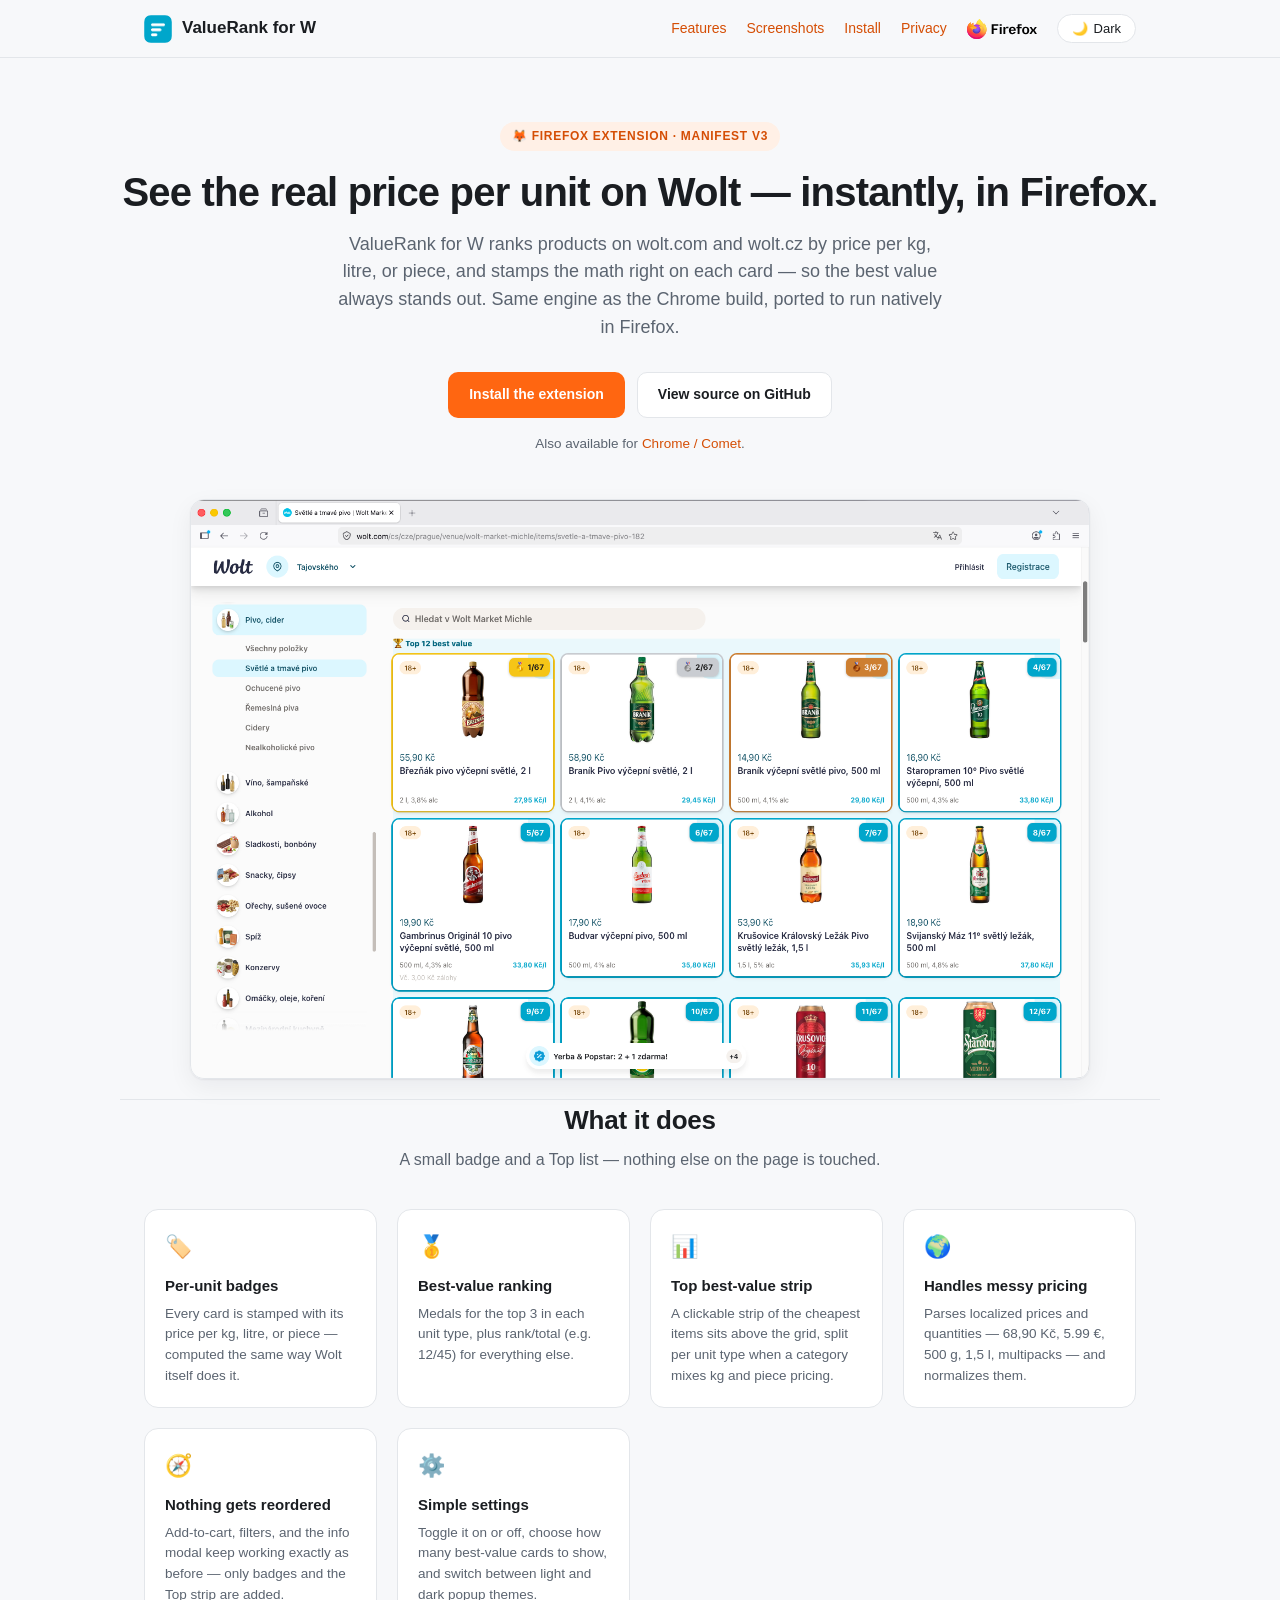
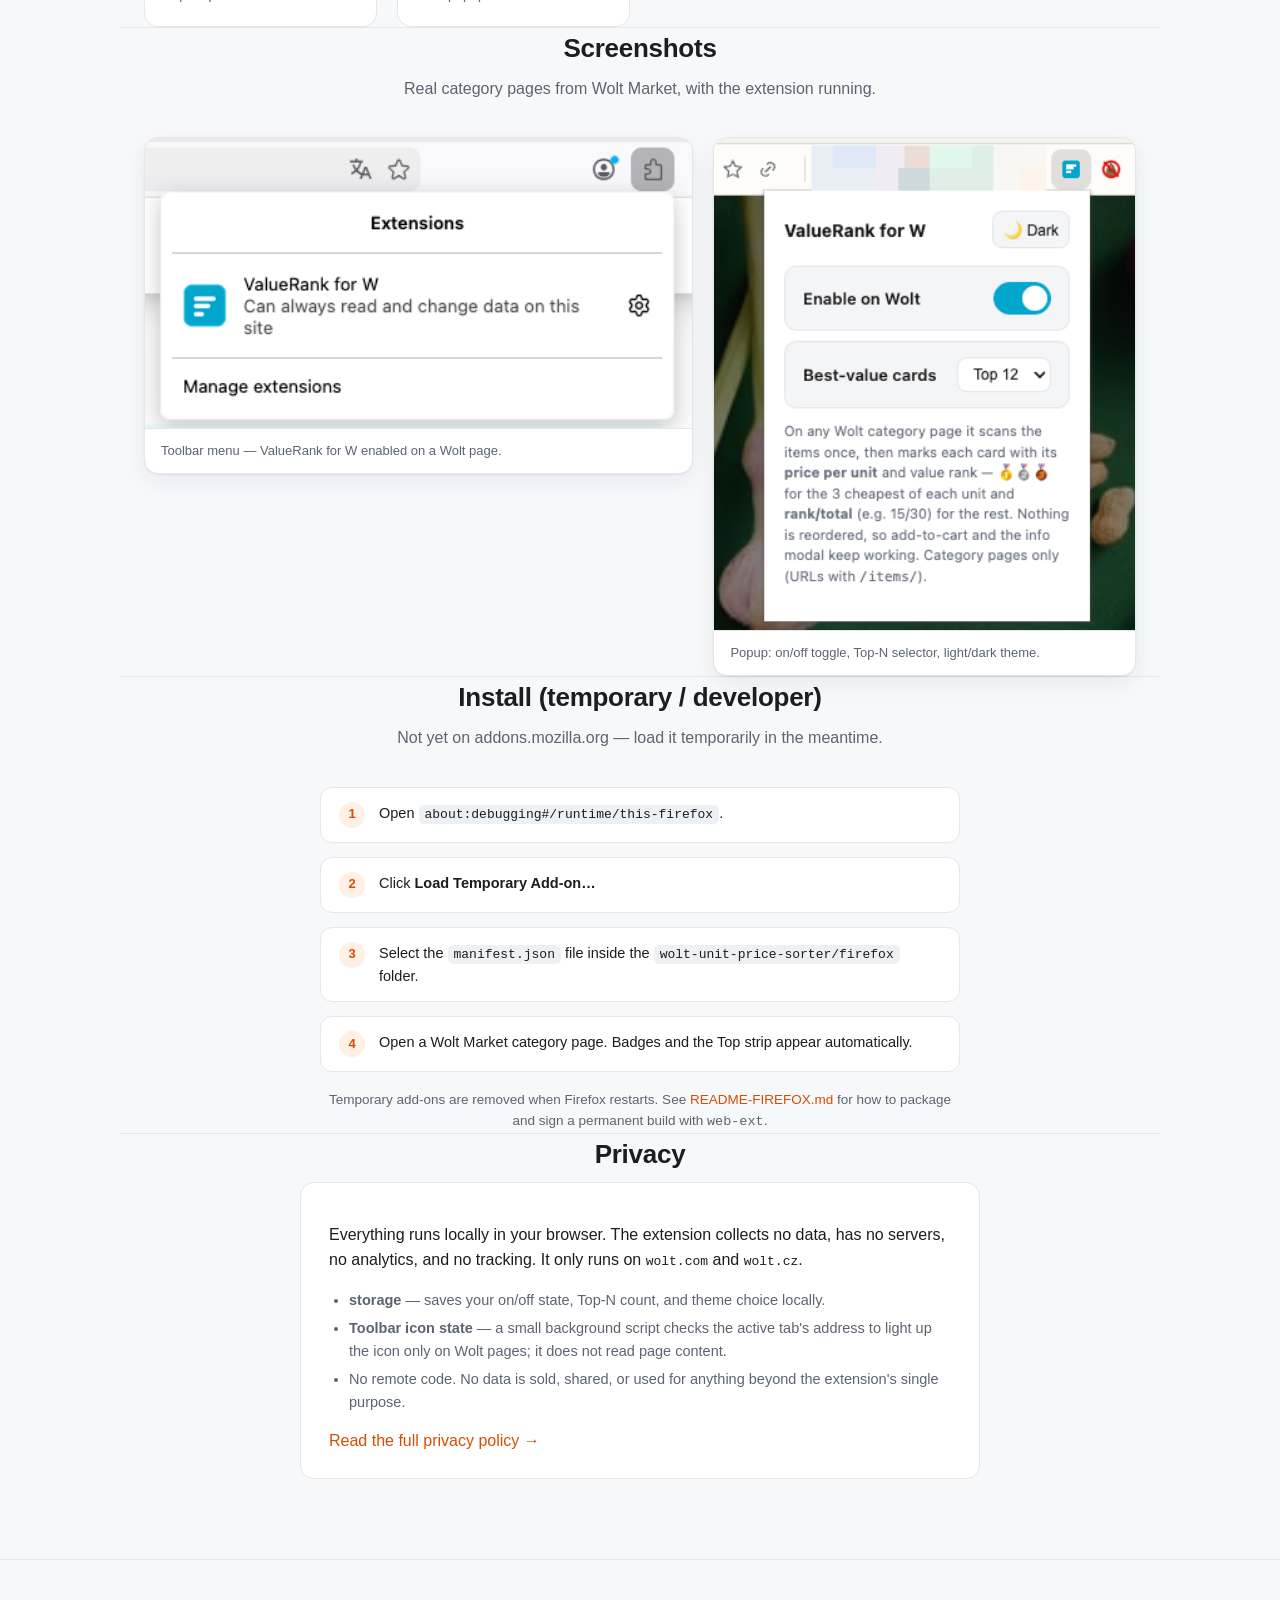
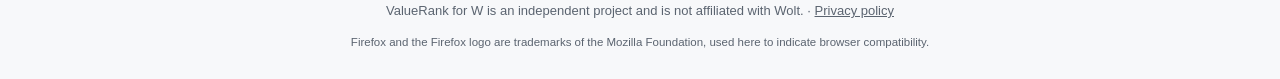
<file: docs/index.html>
<!DOCTYPE html>
<html lang="en">
<head>
<meta charset="UTF-8">
<meta name="viewport" content="width=device-width, initial-scale=1.0">
<title>ValueRank for W — Firefox Extension</title>
<meta name="description" content="ValueRank for W ranks Wolt store items by best price per unit and stamps the math on every product card. Now available for Firefox.">
<link rel="icon" type="image/png" href="img/icon128.png">
<style>
  :root {
    --bg: #f7f8fa;
    --bg-alt: #ffffff;
    --text: #1a1d21;
    --text-muted: #5b6470;
    --border: #e3e6ea;
    --accent: #ff6611;
    --accent-dark: #d54e05;
    --accent-soft: #fff0e6;
    --code-bg: #eef1f4;
    --shadow: 0 1px 2px rgba(20, 24, 30, 0.06), 0 8px 24px rgba(20, 24, 30, 0.06);
    --radius: 14px;
  }

  [data-theme="dark"] {
    --bg: #14161a;
    --bg-alt: #1c1f24;
    --text: #f0f2f4;
    --text-muted: #a2a9b3;
    --border: #2c3038;
    --accent: #ff8a4c;
    --accent-dark: #ffab77;
    --accent-soft: #3a2418;
    --code-bg: #23262c;
    --shadow: 0 1px 2px rgba(0, 0, 0, 0.3), 0 8px 24px rgba(0, 0, 0, 0.35);
  }

  * { box-sizing: border-box; }

  html { scroll-behavior: smooth; }

  body {
    margin: 0;
    font-family: -apple-system, BlinkMacSystemFont, "Segoe UI", Roboto, Helvetica, Arial, sans-serif;
    background: var(--bg);
    color: var(--text);
    line-height: 1.55;
    transition: background 0.2s ease, color 0.2s ease;
  }

  a { color: var(--accent-dark); text-decoration: none; }
  a:hover { text-decoration: underline; }

  .wrap {
    max-width: 1040px;
    margin: 0 auto;
    padding: 0 24px;
  }

  header.site {
    position: sticky;
    top: 0;
    z-index: 10;
    background: var(--bg);
    border-bottom: 1px solid var(--border);
    backdrop-filter: saturate(180%) blur(8px);
  }

  header.site .wrap {
    display: flex;
    align-items: center;
    justify-content: space-between;
    padding-top: 14px;
    padding-bottom: 14px;
  }

  .brand {
    display: flex;
    align-items: center;
    gap: 10px;
    font-weight: 700;
    font-size: 17px;
  }

  .brand img { width: 28px; height: 28px; border-radius: 7px; }

  nav.top-links {
    display: flex;
    align-items: center;
    gap: 20px;
    font-size: 14px;
  }

  nav.top-links a.button-link {
    text-decoration: none;
  }

  .ff-mark {
    height: 20px;
    width: auto;
    display: block;
  }
  [data-theme="dark"] .ff-mark { filter: brightness(0) invert(1); }

  .theme-toggle {
    border: 1px solid var(--border);
    background: var(--bg-alt);
    color: var(--text);
    border-radius: 999px;
    padding: 6px 14px;
    font-size: 13px;
    cursor: pointer;
    display: flex;
    align-items: center;
    gap: 6px;
  }

  .theme-toggle:hover { border-color: var(--accent); }

  main { padding-bottom: 80px; }

  .hero {
    padding: 64px 0 20px;
    text-align: center;
  }

  .eyebrow {
    display: inline-flex;
    align-items: center;
    gap: 8px;
    font-size: 12px;
    letter-spacing: 0.06em;
    text-transform: uppercase;
    color: var(--accent-dark);
    background: var(--accent-soft);
    padding: 5px 12px;
    border-radius: 999px;
    font-weight: 600;
    margin-bottom: 18px;
  }

  h1 {
    font-size: 40px;
    line-height: 1.15;
    margin: 0 0 16px;
    letter-spacing: -0.02em;
  }

  .hero p.lead {
    font-size: 18px;
    color: var(--text-muted);
    max-width: 620px;
    margin: 0 auto 30px;
  }

  .cta-row {
    display: flex;
    justify-content: center;
    gap: 12px;
    flex-wrap: wrap;
    margin-bottom: 16px;
  }

  .btn {
    display: inline-flex;
    align-items: center;
    gap: 8px;
    padding: 11px 20px;
    border-radius: 10px;
    font-size: 14px;
    font-weight: 600;
    cursor: pointer;
    border: 1px solid transparent;
  }

  .btn-primary {
    background: var(--accent);
    color: #fff;
  }
  .btn-primary:hover { background: var(--accent-dark); text-decoration: none; }

  .btn-secondary {
    background: var(--bg-alt);
    color: var(--text);
    border-color: var(--border);
  }
  .btn-secondary:hover { border-color: var(--accent); text-decoration: none; }

  .also-chrome {
    font-size: 13.5px;
    color: var(--text-muted);
    margin: 0 0 44px;
  }

  .hero-shot {
    max-width: 900px;
    margin: 0 auto;
    border-radius: var(--radius);
    overflow: hidden;
    box-shadow: var(--shadow);
    border: 1px solid var(--border);
  }

  .hero-shot img { width: 100%; display: block; }

  section { padding: 56px 0; border-top: 1px solid var(--border); }

  section h2 {
    font-size: 26px;
    letter-spacing: -0.01em;
    margin: 0 0 8px;
    text-align: center;
  }

  section .section-sub {
    text-align: center;
    color: var(--text-muted);
    max-width: 560px;
    margin: 0 auto 36px;
  }

  .feature-grid {
    display: grid;
    grid-template-columns: repeat(auto-fit, minmax(220px, 1fr));
    gap: 20px;
  }

  .feature-card {
    background: var(--bg-alt);
    border: 1px solid var(--border);
    border-radius: var(--radius);
    padding: 20px;
  }

  .feature-card .icon {
    font-size: 22px;
    margin-bottom: 10px;
    display: block;
  }

  .feature-card h3 {
    font-size: 15px;
    margin: 0 0 6px;
  }

  .feature-card p {
    font-size: 13.5px;
    color: var(--text-muted);
    margin: 0;
  }

  .gallery {
    display: grid;
    grid-template-columns: 1.3fr 1fr;
    gap: 20px;
    align-items: start;
  }

  .gallery figure {
    margin: 0;
    background: var(--bg-alt);
    border: 1px solid var(--border);
    border-radius: var(--radius);
    overflow: hidden;
    box-shadow: var(--shadow);
  }

  .gallery img { width: 100%; display: block; }

  .gallery figcaption {
    padding: 12px 16px;
    font-size: 13px;
    color: var(--text-muted);
    border-top: 1px solid var(--border);
  }

  @media (max-width: 720px) {
    .gallery { grid-template-columns: 1fr; }
    h1 { font-size: 30px; }
  }

  .steps {
    counter-reset: step;
    display: grid;
    gap: 14px;
    max-width: 640px;
    margin: 0 auto;
  }

  .step {
    display: flex;
    gap: 14px;
    align-items: flex-start;
    background: var(--bg-alt);
    border: 1px solid var(--border);
    border-radius: 12px;
    padding: 14px 18px;
  }

  .step .num {
    flex: none;
    width: 26px;
    height: 26px;
    border-radius: 50%;
    background: var(--accent-soft);
    color: var(--accent-dark);
    font-size: 13px;
    font-weight: 700;
    display: flex;
    align-items: center;
    justify-content: center;
  }

  .step p { margin: 0; font-size: 14.5px; }
  .step code {
    background: var(--code-bg);
    padding: 2px 6px;
    border-radius: 5px;
    font-size: 13px;
  }

  .install-note {
    max-width: 640px;
    margin: 18px auto 0;
    font-size: 13.5px;
    color: var(--text-muted);
    text-align: center;
  }

  .privacy-box {
    max-width: 680px;
    margin: 0 auto;
    background: var(--bg-alt);
    border: 1px solid var(--border);
    border-radius: var(--radius);
    padding: 24px 28px;
  }

  .privacy-box ul { margin: 12px 0 0; padding-left: 20px; }
  .privacy-box li { margin-bottom: 6px; font-size: 14.5px; color: var(--text-muted); }

  footer {
    border-top: 1px solid var(--border);
    padding: 28px 0;
    text-align: center;
    font-size: 13px;
    color: var(--text-muted);
  }

  footer a { color: var(--text-muted); text-decoration: underline; }
  footer .trademark { display: block; margin-top: 6px; font-size: 11.5px; }
</style>
</head>
<body>

<header class="site">
  <div class="wrap">
    <div class="brand">
      <img src="img/icon128.png" alt="ValueRank for W icon">
      <span>ValueRank for W</span>
    </div>
    <nav class="top-links">
      <a href="#features">Features</a>
      <a href="#screenshots">Screenshots</a>
      <a href="#install">Install</a>
      <a href="#privacy">Privacy</a>
      <img class="ff-mark" src="img/firefox-logo.svg" alt="Firefox">
      <button class="theme-toggle" id="themeToggle" aria-label="Toggle dark mode">
        <span id="themeIcon">🌙</span> <span id="themeLabel">Dark</span>
      </button>
    </nav>
  </div>
</header>

<main>
  <section class="hero wrap" style="border-top:none;">
    <span class="eyebrow">🦊 Firefox extension · Manifest V3</span>
    <h1>See the real price per unit on Wolt — instantly, in Firefox.</h1>
    <p class="lead">
      ValueRank for W ranks products on wolt.com and wolt.cz by price per kg,
      litre, or piece, and stamps the math right on each card — so the best
      value always stands out. Same engine as the Chrome build, ported to run
      natively in Firefox.
    </p>
    <div class="cta-row">
      <a class="btn btn-primary" href="#install">Install the extension</a>
      <a class="btn btn-secondary" href="https://github.com/" target="_blank" rel="noopener">View source on GitHub</a>
    </div>
    <p class="also-chrome">Also available for <a href="../../../docs/index.html">Chrome / Comet</a>.</p>
    <div class="hero-shot">
      <img src="img/screenshot-firefox-top-best-value.png" alt="Wolt Market beer category page showing the Top 12 best value strip with medal and rank badges, 67 items ranked by price per litre">
    </div>
  </section>

  <section id="features" class="wrap">
    <h2>What it does</h2>
    <p class="section-sub">A small badge and a Top list — nothing else on the page is touched.</p>
    <div class="feature-grid">
      <div class="feature-card">
        <span class="icon">🏷️</span>
        <h3>Per-unit badges</h3>
        <p>Every card is stamped with its price per kg, litre, or piece — computed the same way Wolt itself does it.</p>
      </div>
      <div class="feature-card">
        <span class="icon">🥇</span>
        <h3>Best-value ranking</h3>
        <p>Medals for the top 3 in each unit type, plus rank/total (e.g. 12/45) for everything else.</p>
      </div>
      <div class="feature-card">
        <span class="icon">📊</span>
        <h3>Top best-value strip</h3>
        <p>A clickable strip of the cheapest items sits above the grid, split per unit type when a category mixes kg and piece pricing.</p>
      </div>
      <div class="feature-card">
        <span class="icon">🌍</span>
        <h3>Handles messy pricing</h3>
        <p>Parses localized prices and quantities — 68,90 Kč, 5.99 €, 500 g, 1,5 l, multipacks — and normalizes them.</p>
      </div>
      <div class="feature-card">
        <span class="icon">🧭</span>
        <h3>Nothing gets reordered</h3>
        <p>Add-to-cart, filters, and the info modal keep working exactly as before — only badges and the Top strip are added.</p>
      </div>
      <div class="feature-card">
        <span class="icon">⚙️</span>
        <h3>Simple settings</h3>
        <p>Toggle it on or off, choose how many best-value cards to show, and switch between light and dark popup themes.</p>
      </div>
    </div>
  </section>

  <section id="screenshots" class="wrap">
    <h2>Screenshots</h2>
    <p class="section-sub">Real category pages from Wolt Market, with the extension running.</p>
    <div class="gallery">
      <figure>
        <img src="img/screenshot-firefox-toolbar-menu.png" alt="Browser toolbar Extensions menu showing ValueRank for W enabled on wolt.com">
        <figcaption>Toolbar menu — ValueRank for W enabled on a Wolt page.</figcaption>
      </figure>
      <figure>
        <img src="img/screenshot-popup.png" alt="Extension popup with on/off toggle, best-value card count, and theme switch">
        <figcaption>Popup: on/off toggle, Top-N selector, light/dark theme.</figcaption>
      </figure>
    </div>
  </section>

  <section id="install" class="wrap">
    <h2>Install (temporary / developer)</h2>
    <p class="section-sub">Not yet on addons.mozilla.org — load it temporarily in the meantime.</p>
    <div class="steps">
      <div class="step">
        <span class="num">1</span>
        <p>Open <code>about:debugging#/runtime/this-firefox</code>.</p>
      </div>
      <div class="step">
        <span class="num">2</span>
        <p>Click <strong>Load Temporary Add-on…</strong></p>
      </div>
      <div class="step">
        <span class="num">3</span>
        <p>Select the <code>manifest.json</code> file inside the <code>wolt-unit-price-sorter/firefox</code> folder.</p>
      </div>
      <div class="step">
        <span class="num">4</span>
        <p>Open a Wolt Market category page. Badges and the Top strip appear automatically.</p>
      </div>
    </div>
    <p class="install-note">
      Temporary add-ons are removed when Firefox restarts. See
      <a href="../README-FIREFOX.md">README-FIREFOX.md</a> for how to package and
      sign a permanent build with <code>web-ext</code>.
    </p>
  </section>

  <section id="privacy" class="wrap">
    <h2>Privacy</h2>
    <div class="privacy-box">
      <p>Everything runs locally in your browser. The extension collects no data, has no servers, no analytics, and no tracking. It only runs on <code>wolt.com</code> and <code>wolt.cz</code>.</p>
      <ul>
        <li><strong>storage</strong> — saves your on/off state, Top-N count, and theme choice locally.</li>
        <li><strong>Toolbar icon state</strong> — a small background script checks the active tab's address to light up the icon only on Wolt pages; it does not read page content.</li>
        <li>No remote code. No data is sold, shared, or used for anything beyond the extension's single purpose.</li>
      </ul>
      <p style="margin-top:16px; margin-bottom:0;"><a href="privacy.html">Read the full privacy policy →</a></p>
    </div>
  </section>
</main>

<footer>
  <div class="wrap">
    <p>ValueRank for W is an independent project and is not affiliated with Wolt. &middot; <a href="privacy.html">Privacy policy</a></p>
    <span class="trademark">Firefox and the Firefox logo are trademarks of the Mozilla Foundation, used here to indicate browser compatibility.</span>
  </div>
</footer>

<script>
  const toggle = document.getElementById('themeToggle');
  const icon = document.getElementById('themeIcon');
  const label = document.getElementById('themeLabel');
  const root = document.documentElement;

  function applyTheme(theme) {
    if (theme === 'dark') {
      root.setAttribute('data-theme', 'dark');
      icon.textContent = '☀️';
      label.textContent = 'Light';
    } else {
      root.removeAttribute('data-theme');
      icon.textContent = '🌙';
      label.textContent = 'Dark';
    }
  }

  const saved = localStorage.getItem('vr-theme');
  const prefersDark = window.matchMedia && window.matchMedia('(prefers-color-scheme: dark)').matches;
  applyTheme(saved || (prefersDark ? 'dark' : 'light'));

  toggle.addEventListener('click', () => {
    const isDark = root.getAttribute('data-theme') === 'dark';
    const next = isDark ? 'light' : 'dark';
    applyTheme(next);
    localStorage.setItem('vr-theme', next);
  });
</script>

</body>
</html>
</file>
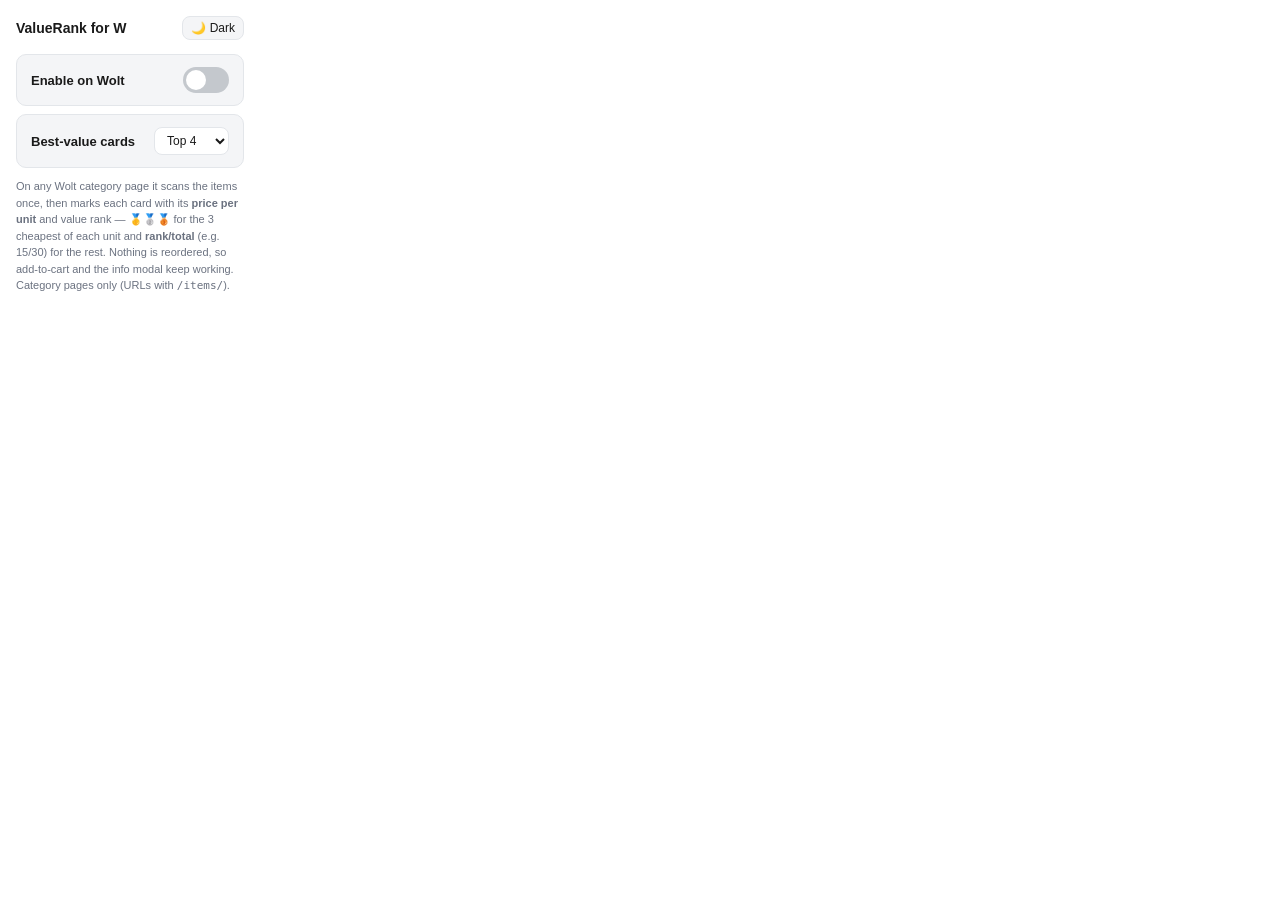
<file: popup.html>
<!DOCTYPE html>
<html lang="en" data-theme="light">
<head>
  <meta charset="UTF-8" />
  <meta name="viewport" content="width=device-width, initial-scale=1.0" />
  <title>ValueRank for W</title>
  <style>
    :root[data-theme="light"] {
      --bg: #ffffff; --fg: #1a1a1a; --muted: #6b7280;
      --card: #f4f5f7; --accent: #00a6cb; --border: #e3e6ea;
    }
    :root[data-theme="dark"] {
      --bg: #1c1f24; --fg: #f1f3f5; --muted: #9aa0a6;
      --card: #272b31; --accent: #2bc3e3; --border: #3a3f46;
    }
    * { box-sizing: border-box; }
    body {
      width: 260px; margin: 0; padding: 16px;
      font-family: -apple-system, BlinkMacSystemFont, "Segoe UI", Roboto, sans-serif;
      background: var(--bg); color: var(--fg);
    }
    header { display: flex; align-items: center; justify-content: space-between; margin-bottom: 14px; }
    h1 { font-size: 14px; font-weight: 700; margin: 0; }
    .theme-btn {
      border: 1px solid var(--border); background: var(--card); color: var(--fg);
      border-radius: 8px; padding: 4px 8px; font-size: 12px; cursor: pointer;
    }
    .row {
      display: flex; align-items: center; justify-content: space-between;
      background: var(--card); border: 1px solid var(--border);
      border-radius: 10px; padding: 12px 14px;
    }
    .row-label { font-size: 13px; font-weight: 600; }
    select {
      border: 1px solid var(--border); background: var(--bg); color: var(--fg);
      border-radius: 8px; padding: 5px 8px; font-size: 12px; cursor: pointer;
    }
    .hint { margin-top: 10px; font-size: 11px; color: var(--muted); line-height: 1.5; }
    .switch { position: relative; display: inline-block; width: 46px; height: 26px; flex: 0 0 46px; }
    .switch input { opacity: 0; width: 0; height: 0; }
    .slider { position: absolute; cursor: pointer; inset: 0; background: #c4c8cd; border-radius: 9999px; transition: .2s; }
    .slider::before { content: ""; position: absolute; height: 20px; width: 20px; left: 3px; bottom: 3px; background: #fff; border-radius: 50%; transition: .2s; }
    input:checked + .slider { background: var(--accent); }
    input:checked + .slider::before { transform: translateX(20px); }
  </style>
</head>
<body>
  <header>
    <h1>ValueRank for W</h1>
    <button id="themeToggle" class="theme-btn" type="button">🌙 Dark</button>
  </header>

  <div class="row">
    <span class="row-label">Enable on Wolt</span>
    <label class="switch">
      <input type="checkbox" id="enabledToggle" />
      <span class="slider"></span>
    </label>
  </div>

  <div class="row" style="margin-top:8px;">
    <span class="row-label">Best-value cards</span>
    <select id="topNSelect">
      <option value="4">Top 4</option>
      <option value="8">Top 8</option>
      <option value="12">Top 12</option>
      <option value="16">Top 16</option>
      <option value="20">Top 20</option>
    </select>
  </div>

  <p class="hint">
    On any Wolt category page it scans the items once, then marks each card with
    its <b>price per unit</b> and value rank — 🥇🥈🥉 for the 3 cheapest of each
    unit and <b>rank/total</b> (e.g. 15/30) for the rest. Nothing is reordered,
    so add-to-cart and the info modal keep working. Category pages only
    (URLs with <code>/items/</code>).
  </p>

  <script src="popup.js"></script>
</body>
</html>
</file>
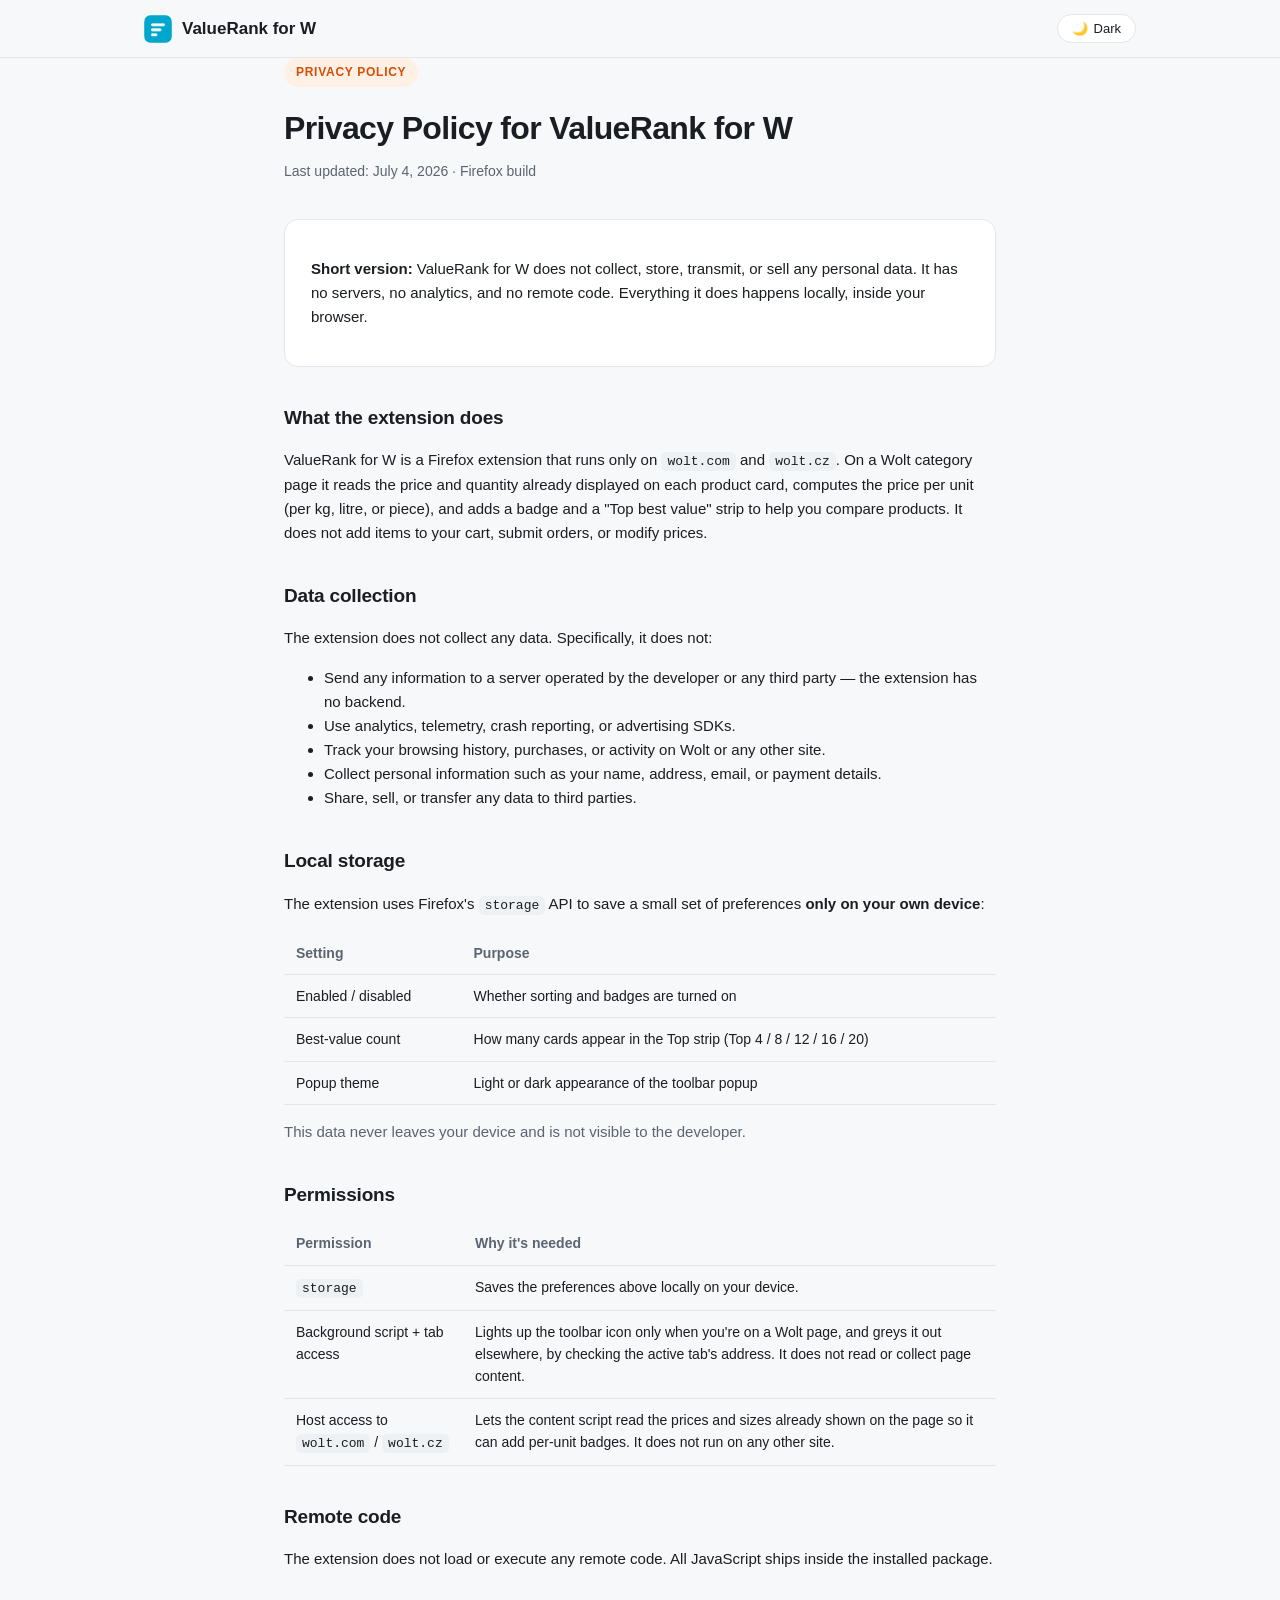
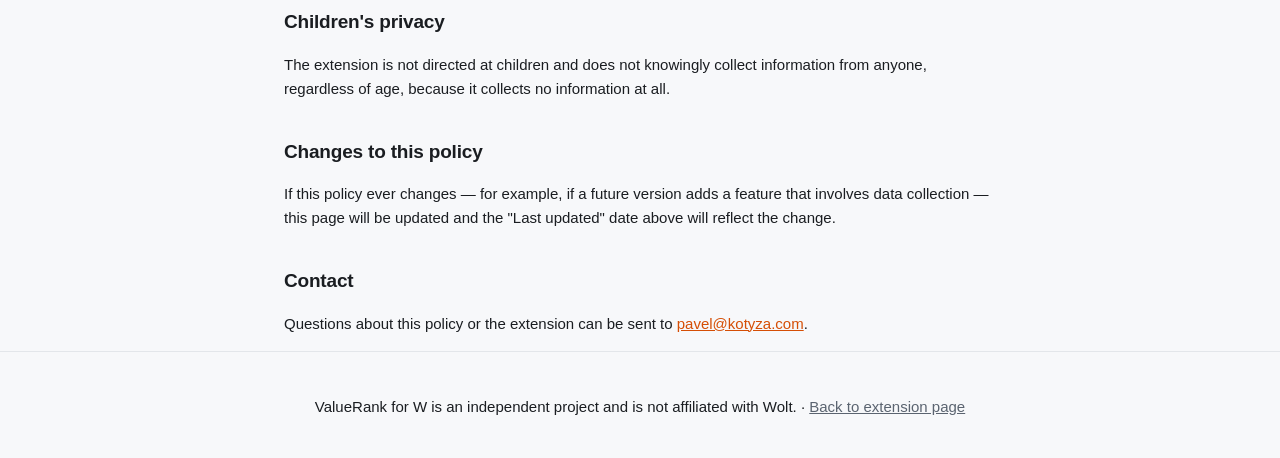
<file: docs/privacy.html>
<!DOCTYPE html>
<html lang="en">
<head>
<meta charset="UTF-8">
<meta name="viewport" content="width=device-width, initial-scale=1.0">
<title>Privacy Policy — ValueRank for W (Firefox)</title>
<meta name="description" content="Privacy policy for the ValueRank for W Firefox extension. No data is collected, stored remotely, or shared.">
<link rel="icon" type="image/png" href="img/icon128.png">
<style>
  :root {
    --bg: #f7f8fa;
    --bg-alt: #ffffff;
    --text: #1a1d21;
    --text-muted: #5b6470;
    --border: #e3e6ea;
    --accent: #ff6611;
    --accent-dark: #d54e05;
    --accent-soft: #fff0e6;
    --code-bg: #eef1f4;
    --shadow: 0 1px 2px rgba(20, 24, 30, 0.06), 0 8px 24px rgba(20, 24, 30, 0.06);
    --radius: 14px;
  }

  [data-theme="dark"] {
    --bg: #14161a;
    --bg-alt: #1c1f24;
    --text: #f0f2f4;
    --text-muted: #a2a9b3;
    --border: #2c3038;
    --accent: #ff8a4c;
    --accent-dark: #ffab77;
    --accent-soft: #3a2418;
    --code-bg: #23262c;
    --shadow: 0 1px 2px rgba(0, 0, 0, 0.3), 0 8px 24px rgba(0, 0, 0, 0.35);
  }

  * { box-sizing: border-box; }

  body {
    margin: 0;
    font-family: -apple-system, BlinkMacSystemFont, "Segoe UI", Roboto, Helvetica, Arial, sans-serif;
    background: var(--bg);
    color: var(--text);
    line-height: 1.6;
    transition: background 0.2s ease, color 0.2s ease;
  }

  a { color: var(--accent-dark); }

  .wrap {
    max-width: 760px;
    margin: 0 auto;
    padding: 0 24px;
  }

  header.site {
    position: sticky;
    top: 0;
    z-index: 10;
    background: var(--bg);
    border-bottom: 1px solid var(--border);
    backdrop-filter: saturate(180%) blur(8px);
  }

  header.site .wrap {
    display: flex;
    align-items: center;
    justify-content: space-between;
    padding-top: 14px;
    padding-bottom: 14px;
    max-width: 1040px;
  }

  .brand {
    display: flex;
    align-items: center;
    gap: 10px;
    font-weight: 700;
    font-size: 17px;
    text-decoration: none;
    color: var(--text);
  }

  .brand img { width: 28px; height: 28px; border-radius: 7px; }

  .theme-toggle {
    border: 1px solid var(--border);
    background: var(--bg-alt);
    color: var(--text);
    border-radius: 999px;
    padding: 6px 14px;
    font-size: 13px;
    cursor: pointer;
    display: flex;
    align-items: center;
    gap: 6px;
  }

  .theme-toggle:hover { border-color: var(--accent); }

  main { padding: 48px 0 80px; }

  .eyebrow {
    display: inline-block;
    font-size: 12px;
    letter-spacing: 0.06em;
    text-transform: uppercase;
    color: var(--accent-dark);
    background: var(--accent-soft);
    padding: 5px 12px;
    border-radius: 999px;
    font-weight: 600;
    margin-bottom: 16px;
  }

  h1 {
    font-size: 32px;
    letter-spacing: -0.02em;
    margin: 0 0 6px;
  }

  .updated {
    color: var(--text-muted);
    font-size: 14px;
    margin: 0 0 36px;
  }

  h2 {
    font-size: 19px;
    margin: 36px 0 10px;
    letter-spacing: -0.01em;
  }

  p, li { font-size: 15px; color: var(--text); }
  p.muted, li.muted { color: var(--text-muted); }

  .card {
    background: var(--bg-alt);
    border: 1px solid var(--border);
    border-radius: var(--radius);
    padding: 22px 26px;
    margin-bottom: 8px;
  }

  table {
    width: 100%;
    border-collapse: collapse;
    margin: 12px 0;
    font-size: 14px;
  }

  th, td {
    text-align: left;
    padding: 10px 12px;
    border-bottom: 1px solid var(--border);
    vertical-align: top;
  }

  th { color: var(--text-muted); font-weight: 600; }

  code {
    background: var(--code-bg);
    padding: 2px 6px;
    border-radius: 5px;
    font-size: 13px;
  }

  footer {
    border-top: 1px solid var(--border);
    padding: 28px 0;
    text-align: center;
    font-size: 13px;
    color: var(--text-muted);
  }

  footer a { color: var(--text-muted); text-decoration: underline; }
</style>
</head>
<body>

<header class="site">
  <div class="wrap">
    <a class="brand" href="index.html">
      <img src="img/icon128.png" alt="ValueRank for W icon">
      <span>ValueRank for W</span>
    </a>
    <button class="theme-toggle" id="themeToggle" aria-label="Toggle dark mode">
      <span id="themeIcon">🌙</span> <span id="themeLabel">Dark</span>
    </button>
  </div>
</header>

<main class="wrap">
  <span class="eyebrow">Privacy Policy</span>
  <h1>Privacy Policy for ValueRank for W</h1>
  <p class="updated">Last updated: July 4, 2026 &middot; Firefox build</p>

  <div class="card">
    <p><strong>Short version:</strong> ValueRank for W does not collect, store, transmit, or sell any personal data. It has no servers, no analytics, and no remote code. Everything it does happens locally, inside your browser.</p>
  </div>

  <h2>What the extension does</h2>
  <p>ValueRank for W is a Firefox extension that runs only on <code>wolt.com</code> and <code>wolt.cz</code>. On a Wolt category page it reads the price and quantity already displayed on each product card, computes the price per unit (per kg, litre, or piece), and adds a badge and a "Top best value" strip to help you compare products. It does not add items to your cart, submit orders, or modify prices.</p>

  <h2>Data collection</h2>
  <p>The extension does not collect any data. Specifically, it does not:</p>
  <ul>
    <li>Send any information to a server operated by the developer or any third party — the extension has no backend.</li>
    <li>Use analytics, telemetry, crash reporting, or advertising SDKs.</li>
    <li>Track your browsing history, purchases, or activity on Wolt or any other site.</li>
    <li>Collect personal information such as your name, address, email, or payment details.</li>
    <li>Share, sell, or transfer any data to third parties.</li>
  </ul>

  <h2>Local storage</h2>
  <p>The extension uses Firefox's <code>storage</code> API to save a small set of preferences <strong>only on your own device</strong>:</p>
  <table>
    <tr><th>Setting</th><th>Purpose</th></tr>
    <tr><td>Enabled / disabled</td><td>Whether sorting and badges are turned on</td></tr>
    <tr><td>Best-value count</td><td>How many cards appear in the Top strip (Top 4 / 8 / 12 / 16 / 20)</td></tr>
    <tr><td>Popup theme</td><td>Light or dark appearance of the toolbar popup</td></tr>
  </table>
  <p class="muted">This data never leaves your device and is not visible to the developer.</p>

  <h2>Permissions</h2>
  <table>
    <tr><th>Permission</th><th>Why it's needed</th></tr>
    <tr><td><code>storage</code></td><td>Saves the preferences above locally on your device.</td></tr>
    <tr><td>Background script + tab access</td><td>Lights up the toolbar icon only when you're on a Wolt page, and greys it out elsewhere, by checking the active tab's address. It does not read or collect page content.</td></tr>
    <tr><td>Host access to <code>wolt.com</code> / <code>wolt.cz</code></td><td>Lets the content script read the prices and sizes already shown on the page so it can add per-unit badges. It does not run on any other site.</td></tr>
  </table>

  <h2>Remote code</h2>
  <p>The extension does not load or execute any remote code. All JavaScript ships inside the installed package.</p>

  <h2>Children's privacy</h2>
  <p>The extension is not directed at children and does not knowingly collect information from anyone, regardless of age, because it collects no information at all.</p>

  <h2>Changes to this policy</h2>
  <p>If this policy ever changes — for example, if a future version adds a feature that involves data collection — this page will be updated and the "Last updated" date above will reflect the change.</p>

  <h2>Contact</h2>
  <p>Questions about this policy or the extension can be sent to <a href="mailto:pavel@kotyza.com">pavel@kotyza.com</a>.</p>
</main>

<footer>
  <div class="wrap" style="max-width:1040px;">
    <p>ValueRank for W is an independent project and is not affiliated with Wolt. &middot; <a href="index.html">Back to extension page</a></p>
  </div>
</footer>

<script>
  const toggle = document.getElementById('themeToggle');
  const icon = document.getElementById('themeIcon');
  const label = document.getElementById('themeLabel');
  const root = document.documentElement;

  function applyTheme(theme) {
    if (theme === 'dark') {
      root.setAttribute('data-theme', 'dark');
      icon.textContent = '☀️';
      label.textContent = 'Light';
    } else {
      root.removeAttribute('data-theme');
      icon.textContent = '🌙';
      label.textContent = 'Dark';
    }
  }

  const saved = localStorage.getItem('vr-theme');
  const prefersDark = window.matchMedia && window.matchMedia('(prefers-color-scheme: dark)').matches;
  applyTheme(saved || (prefersDark ? 'dark' : 'light'));

  toggle.addEventListener('click', () => {
    const isDark = root.getAttribute('data-theme') === 'dark';
    const next = isDark ? 'light' : 'dark';
    applyTheme(next);
    localStorage.setItem('vr-theme', next);
  });
</script>

</body>
</html>
</file>
